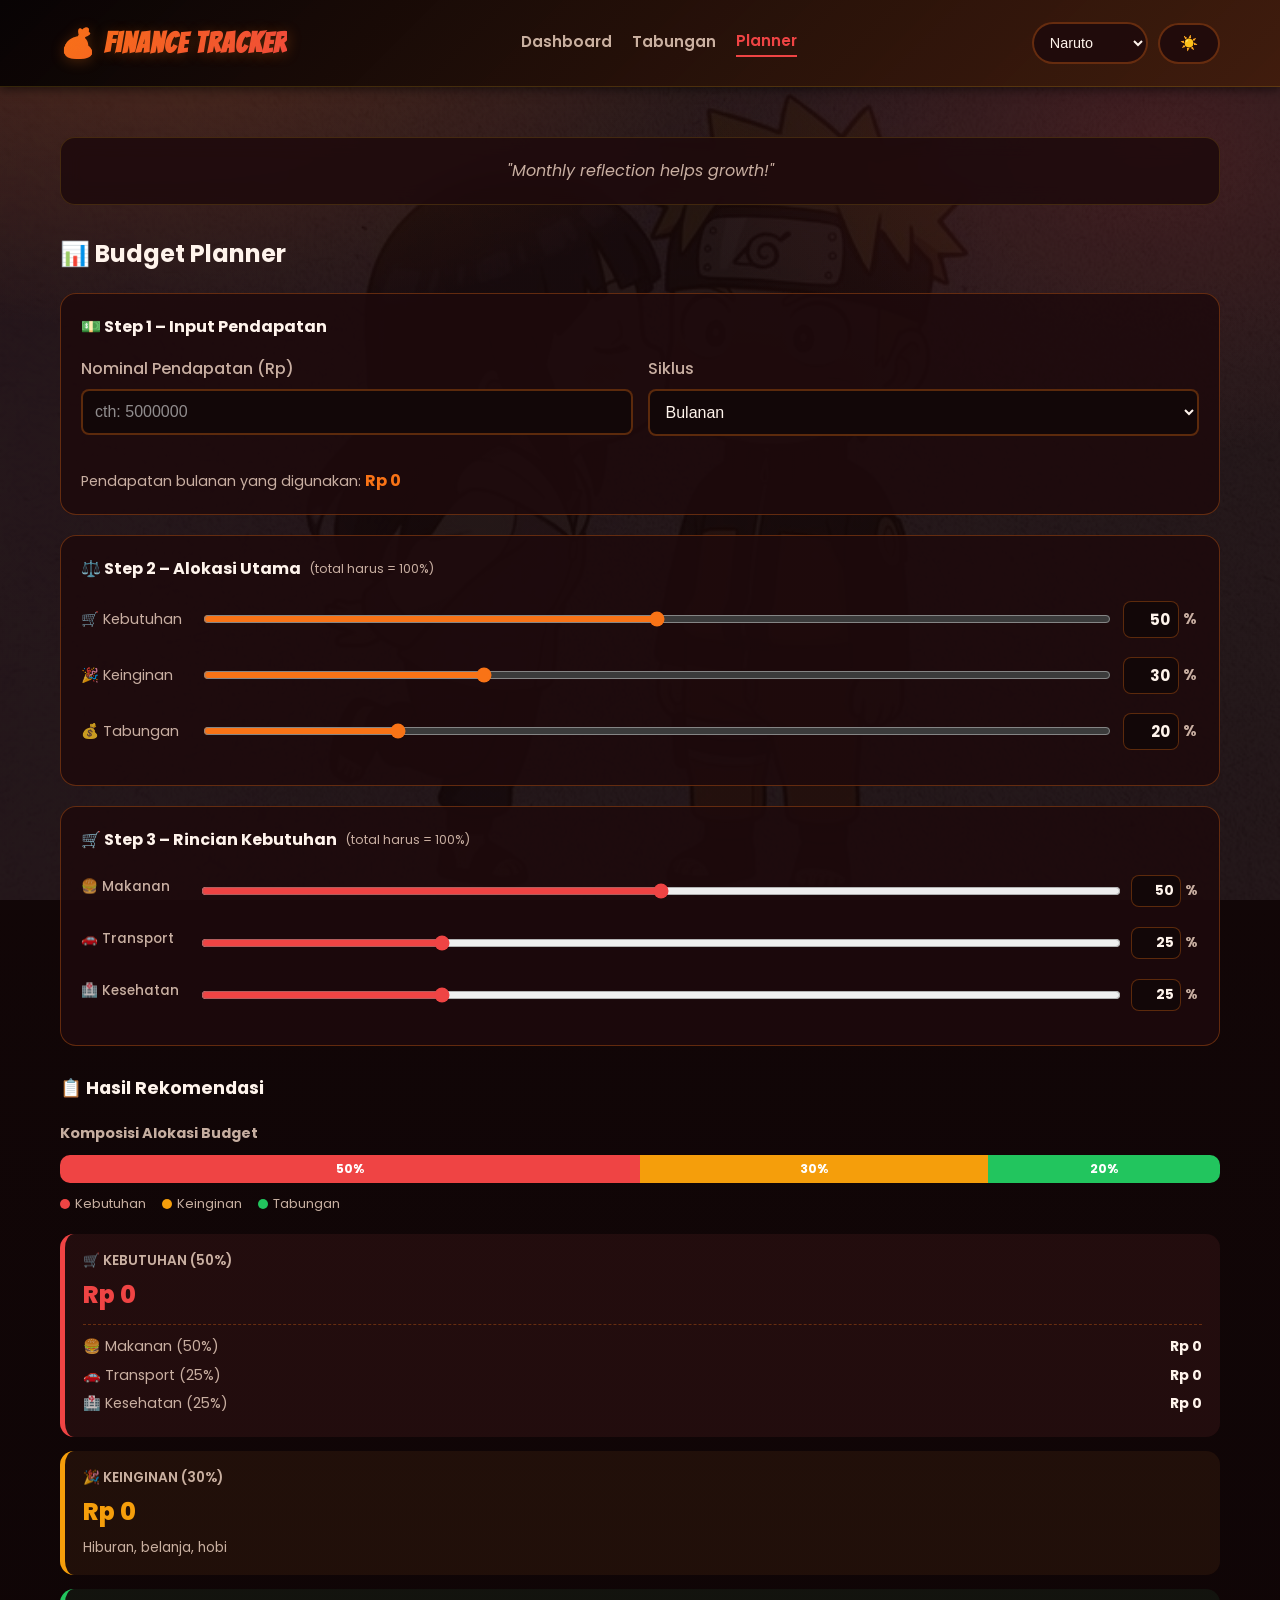
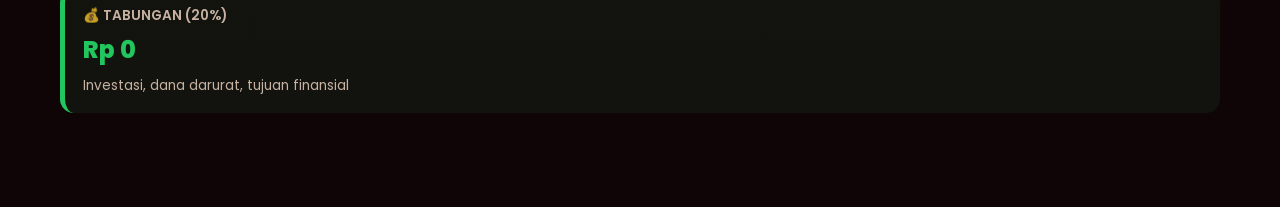
<file: calculator.html>
<!DOCTYPE html>
<html lang="id">
<head>
    <meta charset="UTF-8">
    <meta name="viewport" content="width=device-width, initial-scale=1.0">
    <meta name="theme-color" content="#f97316">
    <title>Finance Tracker - Budget Planner</title>
    <link rel="preconnect" href="https://fonts.googleapis.com">
    <link rel="preconnect" href="https://fonts.gstatic.com" crossorigin>
    <link href="https://fonts.googleapis.com/css2?family=Bangers&family=Poppins:wght@400;500;600;700&display=swap" rel="stylesheet">
    <link rel="stylesheet" href="style.css">
    <style>
        .planner-card {
            background: var(--bg-card);
            border-radius: 16px;
            padding: 20px;
            margin-bottom: 20px;
            border: 1px solid var(--border);
        }
        .planner-card-title {
            font-weight: 700; font-size: 1rem; margin-bottom: 16px;
            display: flex; align-items: center; gap: 8px;
        }
        .pct-row {
            display: flex; align-items: center; gap: 12px; margin-bottom: 12px;
        }
        .pct-label { min-width: 110px; font-size: 0.9rem; color: var(--text-secondary); }
        .pct-row input[type="range"] { flex: 1; cursor: pointer; accent-color: var(--accent-primary); }
        .pct-input-wrap {
            display: flex; align-items: center; gap: 4px;
            min-width: 76px; flex-shrink: 0;
        }
        .pct-input {
            width: 56px; padding: 6px 8px; border-radius: 8px;
            border: 1px solid var(--border); background: var(--bg-primary);
            color: var(--text-primary); font-weight: 700; font-size: 0.95rem;
            text-align: right; font-family: inherit;
            -moz-appearance: textfield;
        }
        .pct-input::-webkit-outer-spin-button,
        .pct-input::-webkit-inner-spin-button { -webkit-appearance: none; margin: 0; }
        .pct-suffix {
            font-weight: 700; font-size: 0.95rem; color: var(--text-secondary);
            user-select: none;
        }
        .warning-badge {
            background: rgba(237,137,54,0.2); color: var(--warning);
            border-radius: 8px; padding: 8px 14px; font-size: 0.85rem;
            font-weight: 600; margin-top: 8px; display: none;
        }
        .warning-badge.visible { display: block; }

        /* Output cards */
        .output-section { margin-top: 28px; }
        .output-header {
            font-size: 1.1rem; font-weight: 700;
            margin-bottom: 16px; color: var(--text-primary);
        }
        .output-card {
            border-radius: 14px; padding: 16px 18px; margin-bottom: 14px;
            border-left: 5px solid;
        }
        .output-card.needs  { border-color: var(--danger);  background: rgba(245,101,101,0.08); }
        .output-card.wants  { border-color: var(--warning); background: rgba(237,137,54,0.08); }
        .output-card.saving { border-color: var(--success); background: rgba(72,187,120,0.08); }
        .output-card-label { font-size: 0.85rem; color: var(--text-secondary); font-weight: 600; margin-bottom: 4px; }
        .output-card-value { font-size: 1.5rem; font-weight: 800; margin-bottom: 6px; }
        .output-card.needs  .output-card-value { color: var(--danger); }
        .output-card.wants  .output-card-value { color: var(--warning); }
        .output-card.saving .output-card-value { color: var(--success); }
        .sub-breakdown { border-top: 1px dashed var(--border); margin-top: 10px; padding-top: 10px; }
        .sub-row {
            display: flex; justify-content: space-between; align-items: center;
            font-size: 0.88rem; margin-bottom: 6px;
        }
        .sub-row-label { color: var(--text-secondary); }
        .sub-row-value { font-weight: 700; color: var(--text-primary); }
        .sub-pct-row {
            display: flex; align-items: center; gap: 10px; margin-bottom: 8px;
        }
        .sub-pct-row label { min-width: 110px; font-size: 0.85rem; color: var(--text-secondary); }
        .sub-pct-row input[type="range"] { flex: 1; accent-color: var(--danger); cursor: pointer; }
        .sub-pct-input-wrap {
            display: flex; align-items: center; gap: 4px;
            min-width: 68px; flex-shrink: 0;
        }
        .sub-pct-input {
            width: 50px; padding: 5px 6px; border-radius: 8px;
            border: 1px solid var(--border); background: var(--bg-primary);
            color: var(--text-primary); font-weight: 700; font-size: 0.85rem;
            text-align: right; font-family: inherit;
            -moz-appearance: textfield;
        }
        .sub-pct-input::-webkit-outer-spin-button,
        .sub-pct-input::-webkit-inner-spin-button { -webkit-appearance: none; margin: 0; }
        .sub-pct-suffix { font-weight: 700; font-size: 0.85rem; color: var(--text-secondary); user-select: none; }
        .sub-warning { color: var(--warning); font-size: 0.8rem; font-weight: 600; display: none; }
        .sub-warning.visible { display: block; margin-top: 4px; }

        /* Bar chart */
        .bar-chart { margin-top: 20px; }
        .bar-chart-title { font-size: 0.9rem; font-weight: 700; color: var(--text-secondary); margin-bottom: 10px; }
        .bar-chart-track {
            display: flex; height: 28px; border-radius: 10px;
            overflow: hidden; width: 100%; margin-bottom: 10px;
        }
        .bar-needs  { background: var(--danger);  transition: width 0.5s; display: flex; align-items: center; justify-content: center; color: white; font-size: 0.78rem; font-weight: 700; }
        .bar-wants  { background: var(--warning); transition: width 0.5s; display: flex; align-items: center; justify-content: center; color: white; font-size: 0.78rem; font-weight: 700; }
        .bar-saving { background: var(--success); transition: width 0.5s; display: flex; align-items: center; justify-content: center; color: white; font-size: 0.78rem; font-weight: 700; }
        .bar-legend { display: flex; gap: 16px; flex-wrap: wrap; font-size: 0.82rem; color: var(--text-secondary); }
        .bar-legend span { display: flex; align-items: center; gap: 5px; }
        .dot { width: 10px; height: 10px; border-radius: 50%; display: inline-block; }
    </style>
</head>
<body>
    <header>
        <div class="header-content">
            <h1>💰 Finance Tracker</h1>
            <nav class="main-nav">
                <a href="index.html" class="nav-link">Dashboard</a>
                <a href="saving.html" class="nav-link">Tabungan</a>
                <a href="calculator.html" class="nav-link active">Planner</a>
            </nav>
            <div class="header-actions">
                <button class="theme-toggle" id="themeToggle">🌙</button>
            </div>
        </div>
    </header>

    <div class="container">
        <div class="quote-section">
            <p id="dailyQuote">"Rencanakan pengeluaran, kendalikan hidup!"</p>
        </div>

        <h2 style="margin-bottom:20px;">📊 Budget Planner</h2>

        <!-- ── STEP 1: Input Income ── -->
        <div class="planner-card">
            <div class="planner-card-title">💵 Step 1 – Input Pendapatan</div>
            <div class="form-row">
                <div class="form-group">
                    <label>Nominal Pendapatan (Rp)</label>
                    <input type="text" inputmode="numeric" id="incomeInput" placeholder="cth: 5000000" oninput="formatCurrencyInput(event);calculate()">
                </div>
                <div class="form-group">
                    <label>Siklus</label>
                    <select id="cycleSelect" onchange="calculate()">
                        <option value="monthly">Bulanan</option>
                        <option value="weekly">Mingguan (×4)</option>
                    </select>
                </div>
            </div>
            <div style="margin-top:12px;">
                <span style="color:var(--text-secondary);font-size:0.9rem;">Pendapatan bulanan yang digunakan: </span>
                <strong id="monthlyIncomeDisplay" style="color:var(--accent-primary);">Rp 0</strong>
            </div>
        </div>

        <!-- ── STEP 2: Level 1 Percentages ── -->
        <div class="planner-card">
            <div class="planner-card-title">⚖️ Step 2 – Alokasi Utama
                <span style="font-size:0.78rem;font-weight:400;color:var(--text-secondary);">(total harus = 100%)</span>
            </div>

            <div class="pct-row">
                <span class="pct-label">🛒 Kebutuhan</span>
                <input type="range" id="needsPct" min="0" max="100" value="50" oninput="syncSlider();calculate()">
                <div class="pct-input-wrap">
                    <input type="number" class="pct-input" id="needsPctInput" min="0" max="100" step="1" value="50" inputmode="numeric" title="Ketik persentase (0–100)"
                        oninput="setLevel1PctFromInput('needs')" onblur="finalizeLevel1PctInput('needs')">
                    <span class="pct-suffix">%</span>
                </div>
            </div>
            <div class="pct-row">
                <span class="pct-label">🎉 Keinginan</span>
                <input type="range" id="wantsPct" min="0" max="100" value="30" oninput="syncSlider();calculate()">
                <div class="pct-input-wrap">
                    <input type="number" class="pct-input" id="wantsPctInput" min="0" max="100" step="1" value="30" inputmode="numeric" title="Ketik persentase (0–100)"
                        oninput="setLevel1PctFromInput('wants')" onblur="finalizeLevel1PctInput('wants')">
                    <span class="pct-suffix">%</span>
                </div>
            </div>
            <div class="pct-row">
                <span class="pct-label">💰 Tabungan</span>
                <input type="range" id="savingPct" min="0" max="100" value="20" oninput="syncSlider();calculate()">
                <div class="pct-input-wrap">
                    <input type="number" class="pct-input" id="savingPctInput" min="0" max="100" step="1" value="20" inputmode="numeric" title="Ketik persentase (0–100)"
                        oninput="setLevel1PctFromInput('saving')" onblur="finalizeLevel1PctInput('saving')">
                    <span class="pct-suffix">%</span>
                </div>
            </div>

            <div class="warning-badge" id="l1Warning">⚠️ Total persentase belum 100%! Sesuaikan angka di kolom kanan (atau slider) agar jumlahnya tepat 100%.</div>
        </div>

        <!-- ── STEP 3: Needs Breakdown ── -->
        <div class="planner-card">
            <div class="planner-card-title">🛒 Step 3 – Rincian Kebutuhan
                <span style="font-size:0.78rem;font-weight:400;color:var(--text-secondary);">(total harus = 100%)</span>
            </div>

            <div class="sub-pct-row">
                <label>🍔 Makanan</label>
                <input type="range" id="foodPct" min="0" max="100" value="50" oninput="syncSubSlider();calculate()">
                <div class="sub-pct-input-wrap">
                    <input type="number" class="sub-pct-input" id="foodPctInput" min="0" max="100" step="1" value="50" inputmode="numeric" title="Ketik persentase (0–100)"
                        oninput="setSubPctFromInput('food')" onblur="finalizeSubPctInput('food')">
                    <span class="sub-pct-suffix">%</span>
                </div>
            </div>
            <div class="sub-pct-row">
                <label>🚗 Transport</label>
                <input type="range" id="transPct" min="0" max="100" value="25" oninput="syncSubSlider();calculate()">
                <div class="sub-pct-input-wrap">
                    <input type="number" class="sub-pct-input" id="transPctInput" min="0" max="100" step="1" value="25" inputmode="numeric" title="Ketik persentase (0–100)"
                        oninput="setSubPctFromInput('trans')" onblur="finalizeSubPctInput('trans')">
                    <span class="sub-pct-suffix">%</span>
                </div>
            </div>
            <div class="sub-pct-row">
                <label>🏥 Kesehatan</label>
                <input type="range" id="healthPct" min="0" max="100" value="25" oninput="syncSubSlider();calculate()">
                <div class="sub-pct-input-wrap">
                    <input type="number" class="sub-pct-input" id="healthPctInput" min="0" max="100" step="1" value="25" inputmode="numeric" title="Ketik persentase (0–100)"
                        oninput="setSubPctFromInput('health')" onblur="finalizeSubPctInput('health')">
                    <span class="sub-pct-suffix">%</span>
                </div>
            </div>

            <div class="sub-warning" id="l2Warning">⚠️ Total rincian kebutuhan belum 100%! Sesuaikan angka (atau slider).</div>
        </div>

        <!-- ── OUTPUT ── -->
        <div class="output-section" id="outputSection">
            <div class="output-header">📋 Hasil Rekomendasi</div>

            <!-- Bar visualization -->
            <div class="bar-chart">
                <div class="bar-chart-title">Komposisi Alokasi Budget</div>
                <div class="bar-chart-track">
                    <div class="bar-needs"  id="barNeeds"  style="width:50%">50%</div>
                    <div class="bar-wants"  id="barWants"  style="width:30%">30%</div>
                    <div class="bar-saving" id="barSaving" style="width:20%">20%</div>
                </div>
                <div class="bar-legend">
                    <span><span class="dot" style="background:var(--danger)"></span> Kebutuhan</span>
                    <span><span class="dot" style="background:var(--warning)"></span> Keinginan</span>
                    <span><span class="dot" style="background:var(--success)"></span> Tabungan</span>
                </div>
            </div>

            <!-- Needs card -->
            <div class="output-card needs" style="margin-top:20px;">
                <div class="output-card-label">🛒 KEBUTUHAN (<span id="outNeedsPct">50</span>%)</div>
                <div class="output-card-value" id="outNeeds">Rp 0</div>
                <div class="sub-breakdown">
                    <div class="sub-row">
                        <span class="sub-row-label">🍔 Makanan (<span id="outFoodPct">50</span>%)</span>
                        <span class="sub-row-value" id="outFood">Rp 0</span>
                    </div>
                    <div class="sub-row">
                        <span class="sub-row-label">🚗 Transport (<span id="outTransPct">25</span>%)</span>
                        <span class="sub-row-value" id="outTrans">Rp 0</span>
                    </div>
                    <div class="sub-row">
                        <span class="sub-row-label">🏥 Kesehatan (<span id="outHealthPct">25</span>%)</span>
                        <span class="sub-row-value" id="outHealth">Rp 0</span>
                    </div>
                </div>
            </div>

            <!-- Wants card -->
            <div class="output-card wants">
                <div class="output-card-label">🎉 KEINGINAN (<span id="outWantsPct">30</span>%)</div>
                <div class="output-card-value" id="outWants">Rp 0</div>
                <div style="font-size:0.85rem;color:var(--text-secondary);margin-top:4px;">Hiburan, belanja, hobi</div>
            </div>

            <!-- Saving card -->
            <div class="output-card saving">
                <div class="output-card-label">💰 TABUNGAN (<span id="outSavingPct">20</span>%)</div>
                <div class="output-card-value" id="outSaving">Rp 0</div>
                <div style="font-size:0.85rem;color:var(--text-secondary);margin-top:4px;">Investasi, dana darurat, tujuan finansial</div>
            </div>
        </div>
    </div>

    <script src="nav-menu.js"></script>
    <script src="app-calculator.js"></script>
</body>
</html>
</file>
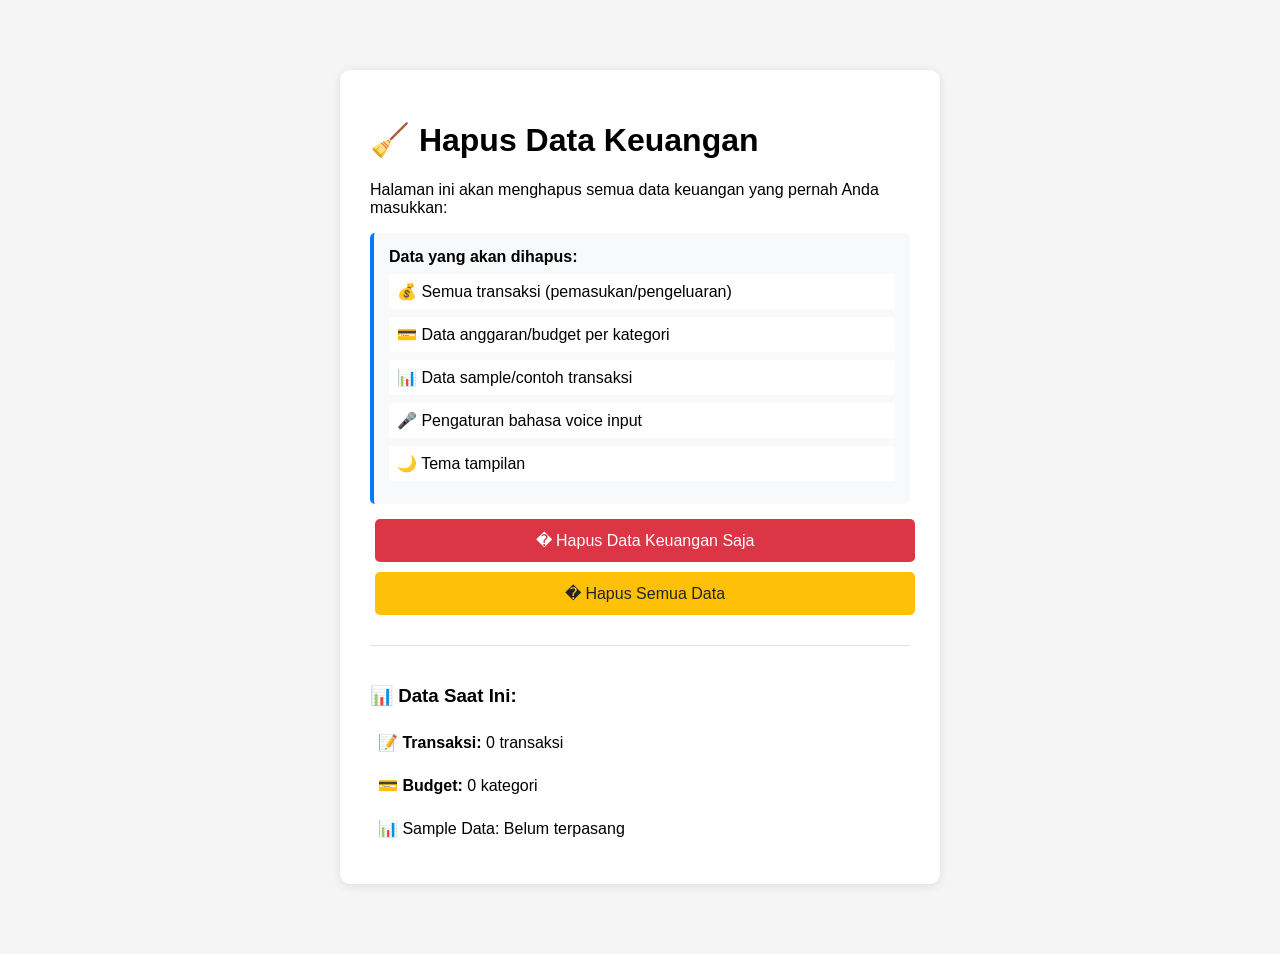
<file: clear-data.html>
<!DOCTYPE html>
<html lang="id">
<head>
    <meta charset="UTF-8">
    <meta name="viewport" content="width=device-width, initial-scale=1.0">
    <title>Hapus Data Keuangan</title>
    <style>
        body {
            font-family: Arial, sans-serif;
            max-width: 600px;
            margin: 50px auto;
            padding: 20px;
            background: #f5f5f5;
        }
        .container {
            background: white;
            padding: 30px;
            border-radius: 10px;
            box-shadow: 0 2px 10px rgba(0,0,0,0.1);
        }
        button {
            background: #dc3545;
            color: white;
            border: none;
            padding: 12px 24px;
            border-radius: 5px;
            cursor: pointer;
            font-size: 16px;
            margin: 10px 5px;
            display: block;
            width: 100%;
        }
        button:hover {
            background: #c82333;
        }
        .success {
            background: #28a745;
        }
        .success:hover {
            background: #218838;
        }
        .warning {
            background: #ffc107;
            color: #212529;
        }
        .warning:hover {
            background: #e0a800;
        }
        .status {
            margin-top: 20px;
            padding: 15px;
            border-radius: 5px;
            font-weight: bold;
        }
        .data-list {
            background: #f8f9fa;
            padding: 15px;
            border-radius: 5px;
            margin: 15px 0;
            border-left: 4px solid #007bff;
        }
        .data-item {
            margin: 8px 0;
            padding: 8px;
            background: white;
            border-radius: 3px;
        }
    </style>
</head>
<body>
    <div class="container">
        <h1>🧹 Hapus Data Keuangan</h1>
        <p>Halaman ini akan menghapus semua data keuangan yang pernah Anda masukkan:</p>
        
        <div class="data-list">
            <strong>Data yang akan dihapus:</strong>
            <div class="data-item">💰 Semua transaksi (pemasukan/pengeluaran)</div>
            <div class="data-item">💳 Data anggaran/budget per kategori</div>
            <div class="data-item">📊 Data sample/contoh transaksi</div>
            <div class="data-item">🎤 Pengaturan bahasa voice input</div>
            <div class="data-item">🌙 Tema tampilan</div>
        </div>
        
        <button onclick="clearFinancialData()">� Hapus Data Keuangan Saja</button>
        <button onclick="clearAllData()" class="warning">�️ Hapus Semua Data</button>
        
        <div id="status" class="status" style="display: none;"></div>
        
        <div style="margin-top: 30px; padding-top: 20px; border-top: 1px solid #dee2e6;">
            <h3>📊 Data Saat Ini:</h3>
            <div id="currentData">Memuat data...</div>
        </div>
    </div>

    <script>
        function showStatus(message, isSuccess = true) {
            const status = document.getElementById('status');
            status.style.display = 'block';
            status.style.background = isSuccess ? '#d4edda' : '#f8d7da';
            status.style.color = isSuccess ? '#155724' : '#721c24';
            status.textContent = message;
        }

        function showCurrentData() {
            const dataDiv = document.getElementById('currentData');
            const transactions = JSON.parse(localStorage.getItem('transactions')) || [];
            const budgets = JSON.parse(localStorage.getItem('budgets')) || {};
            const seedApplied = localStorage.getItem('seedTransactionsApplied') === '1';
            
            let html = '';
            
            // Transaksi
            html += `<div class="data-item">📝 <strong>Transaksi:</strong> ${transactions.length} transaksi</div>`;
            if (transactions.length > 0) {
                const totalIncome = transactions.filter(t => t.type === 'income').reduce((s, t) => s + t.amount, 0);
                const totalExpense = transactions.filter(t => t.type === 'expense').reduce((s, t) => s + t.amount, 0);
                html += `<div class="data-item">💵 Total Pemasukan: Rp ${totalIncome.toLocaleString('id-ID')}</div>`;
                html += `<div class="data-item">💸 Total Pengeluaran: Rp ${totalExpense.toLocaleString('id-ID')}</div>`;
            }
            
            // Budget
            const budgetCount = Object.keys(budgets).length;
            html += `<div class="data-item">💳 <strong>Budget:</strong> ${budgetCount} kategori</div>`;
            if (budgetCount > 0) {
                Object.entries(budgets).forEach(([cat, amount]) => {
                    html += `<div class="data-item">  • ${cat}: Rp ${amount.toLocaleString('id-ID')}</div>`;
                });
            }
            
            // Status lain
            html += `<div class="data-item">📊 Sample Data: ${seedApplied ? 'Sudah terpasang' : 'Belum terpasang'}</div>`;
            
            dataDiv.innerHTML = html || '<div class="data-item">Tidak ada data tersimpan</div>';
        }

        function clearFinancialData() {
            if (confirm('Yakin ingin menghapus semua data keuangan? Transaksi dan budget akan hilang permanen.')) {
                localStorage.removeItem('transactions');
                localStorage.removeItem('budgets');
                localStorage.removeItem('seedTransactionsApplied');
                showStatus('✅ Data keuangan berhasil dihapus!');
                setTimeout(showCurrentData, 500);
            }
        }

        function clearAllData() {
            if (confirm('PERINGATAN! Ini akan menghapus SEMUA data termasuk pengaturan. Tidak bisa dibatalkan!')) {
                localStorage.clear();
                showStatus('✅ Semua data berhasil dihapus!');
                setTimeout(showCurrentData, 500);
            }
        }

        // Load current data when page opens
        showCurrentData();
    </script>
</body>
</html>
</file>
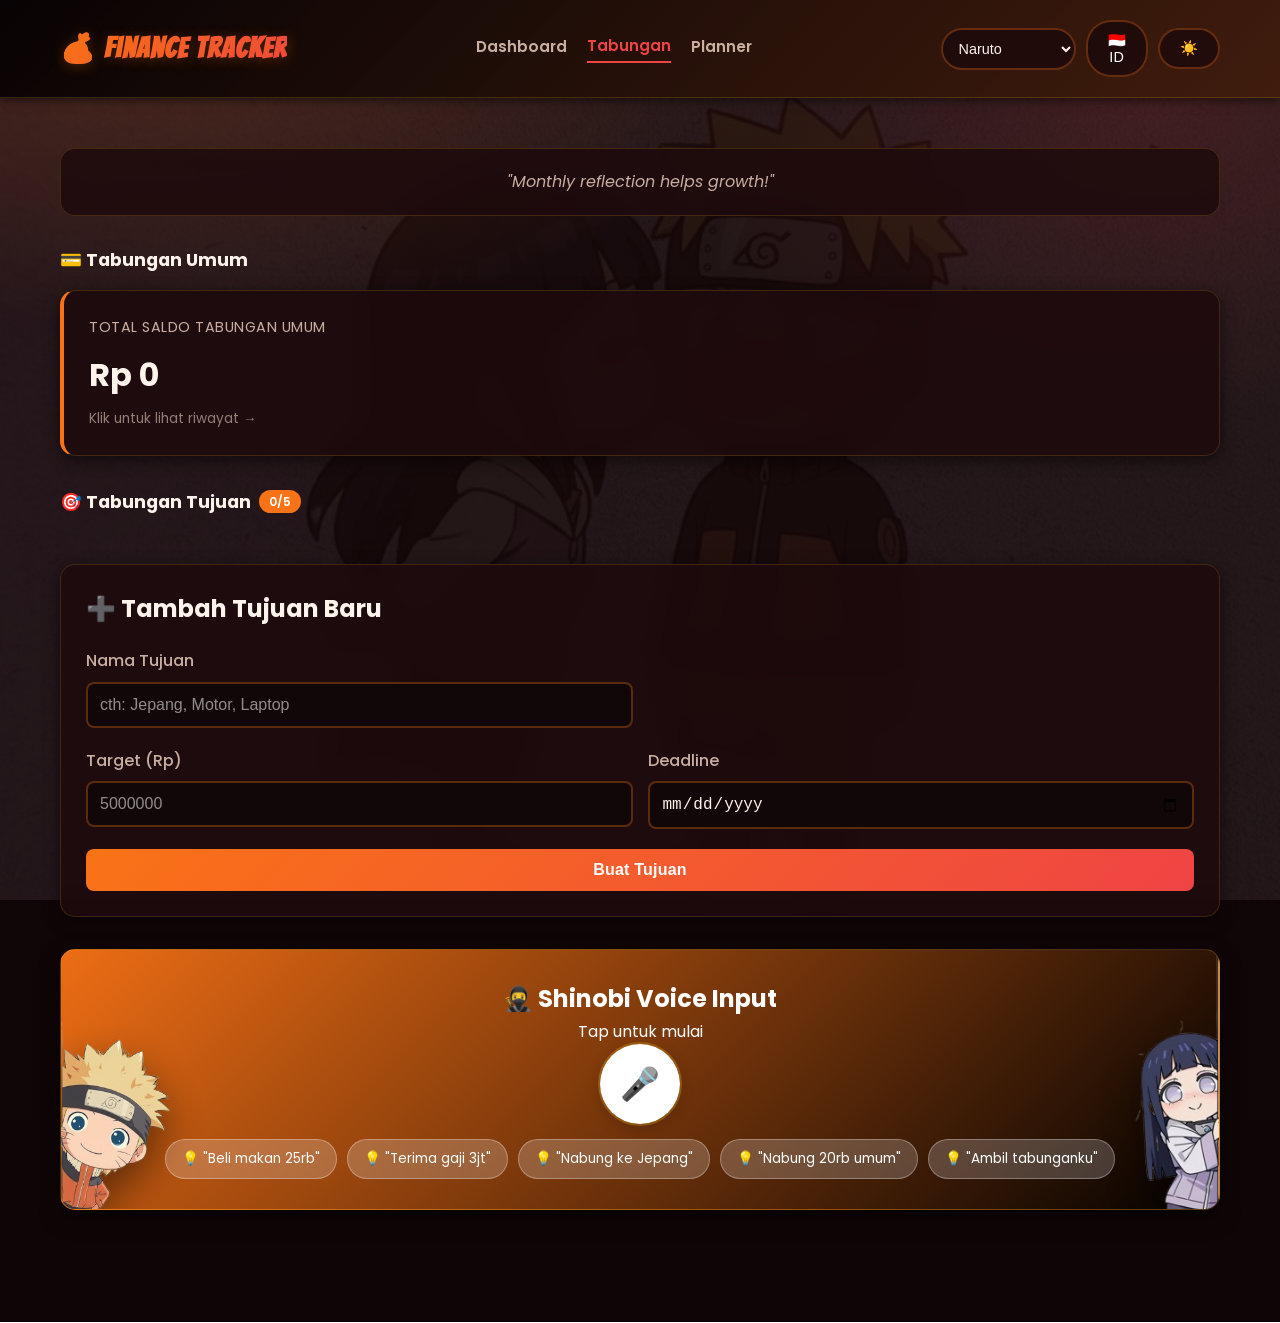
<file: saving.html>
<!DOCTYPE html>
<html lang="id">
<head>
    <meta charset="UTF-8">
    <meta name="viewport" content="width=device-width, initial-scale=1.0">
    <meta name="theme-color" content="#f97316">
    <title>Finance Tracker - Tabungan</title>
    <link rel="preconnect" href="https://fonts.googleapis.com">
    <link rel="preconnect" href="https://fonts.gstatic.com" crossorigin>
    <link href="https://fonts.googleapis.com/css2?family=Bangers&family=Poppins:wght@400;500;600;700&display=swap" rel="stylesheet">
    <link rel="stylesheet" href="style.css">
    <style>
        /* ── Saving-page extras ── */
        .saving-hero {
            display: grid;
            grid-template-columns: 1fr;
            gap: 16px;
            margin-bottom: 32px;
        }
        .general-card {
            cursor: pointer;
            transition: transform 0.2s, box-shadow 0.2s;
        }
        .general-card:hover { transform: translateY(-3px); box-shadow: 0 12px 30px rgba(0,0,0,0.25); }
        .goals-grid {
            display: grid;
            grid-template-columns: repeat(auto-fill, minmax(280px, 1fr));
            gap: 16px;
            margin-bottom: 32px;
        }
        .goal-card {
            cursor: pointer;
            transition: transform 0.2s, box-shadow 0.2s;
            position: relative;
        }
        .goal-card:hover { transform: translateY(-3px); box-shadow: 0 12px 30px rgba(0,0,0,0.25); }
        .goal-delete-btn {
            position: absolute; top: 12px; right: 12px;
            background: rgba(245,101,101,0.2); color: var(--danger);
            border: none; border-radius: 50%; width: 28px; height: 28px;
            font-size: 0.8rem; font-weight: bold; cursor: pointer;
            display: flex; align-items: center; justify-content: center;
            transition: background 0.2s;
        }
        .goal-delete-btn:hover { background: rgba(245,101,101,0.5); }
        .progress-bar-wrap {
            background: var(--bg-primary);
            height: 10px; border-radius: 5px; overflow: hidden; margin-top: 10px;
        }
        .progress-bar-fill {
            height: 100%; border-radius: 5px;
            background: linear-gradient(135deg, var(--accent-primary), var(--accent-secondary));
            transition: width 0.5s ease;
        }
        .progress-bar-fill.complete { background: var(--success); }

        /* ── History Modal ── */
        .saving-modal { display: none; position: fixed; inset: 0; background: rgba(0,0,0,0.6); z-index: 1000; align-items: center; justify-content: center; padding: 20px; }
        .saving-modal.active { display: flex; }
        .saving-modal-content {
            background: var(--bg-card); border-radius: 20px; padding: 24px;
            width: 100%; max-width: 500px; max-height: 85vh;
            overflow-y: auto; box-shadow: 0 20px 60px rgba(0,0,0,0.4);
            animation: slideUp 0.3s ease;
        }
        @keyframes slideUp { from { transform: translateY(30px); opacity: 0; } to { transform: translateY(0); opacity: 1; } }
        .modal-close-btn {
            float: right; background: none; border: none; font-size: 1.5rem;
            cursor: pointer; color: var(--text-secondary); line-height: 1;
        }
        .history-list { margin-top: 16px; }
        .history-item {
            display: flex; justify-content: space-between; align-items: center;
            padding: 10px 14px; border-radius: 10px; margin-bottom: 8px;
            background: var(--bg-primary);
        }
        .history-item-left { display: flex; flex-direction: column; gap: 2px; }
        .history-item-date { font-size: 0.8rem; color: var(--text-secondary); }
        .history-item-amount { font-weight: 700; }
        .history-item-amount.add { color: var(--success); }
        .history-item-amount.withdraw { color: var(--danger); }
        .history-del-btn {
            background: rgba(245,101,101,0.15); color: var(--danger);
            border: none; border-radius: 8px; padding: 4px 10px;
            font-size: 0.75rem; cursor: pointer; transition: background 0.2s;
        }
        .history-del-btn:hover { background: rgba(245,101,101,0.35); }
        .empty-history { text-align: center; color: var(--text-secondary); padding: 24px; font-size: 0.9rem; }

        /* ── Add Goal Form ── */
        .add-goal-section { margin-bottom: 32px; }
        .section-heading {
            font-size: 1.1rem; font-weight: 700; margin-bottom: 16px;
            color: var(--text-primary); display: flex; align-items: center; gap: 8px;
        }
        .max-badge {
            font-size: 0.75rem; background: var(--accent-primary);
            color: white; border-radius: 20px; padding: 2px 10px; font-weight: 600;
        }

        /* ── Voice ── */
        .voice-section { margin-bottom: 32px; }
    </style>
</head>
<body>
    <header>
        <div class="header-content">
            <h1>💰 Finance Tracker</h1>
            <nav class="main-nav">
                <a href="index.html" class="nav-link">Dashboard</a>
                <a href="saving.html" class="nav-link active">Tabungan</a>
                <a href="calculator.html" class="nav-link">Planner</a>
            </nav>
            <div class="header-actions">
                <button class="lang-toggle" id="langToggle">🇮🇩 ID</button>
                <button class="theme-toggle" id="themeToggle">🌙</button>
            </div>
        </div>
    </header>

    <div class="container">
        <!-- Quote -->
        <div class="quote-section">
            <p id="dailyQuote">"Nabung pangkal kaya!"</p>
        </div>

        <!-- ======== TABUNGAN UMUM ======== -->
        <div class="section-heading">💳 Tabungan Umum</div>
        <div class="saving-hero">
            <div class="card balance-card general-card" id="generalCard" onclick="openGeneralModal()">
                <div class="card-title">Total Saldo Tabungan Umum</div>
                <div class="card-value" id="generalBalance">Rp 0</div>
                <div class="card-subtitle" style="margin-top:8px; opacity:0.7;">Klik untuk lihat riwayat →</div>
            </div>
        </div>

        <!-- ======== TABUNGAN TUJUAN ======== -->
        <div class="section-heading">
            🎯 Tabungan Tujuan
            <span class="max-badge" id="goalCountBadge">0/5</span>
        </div>
        <div class="goals-grid" id="goalsContainer">
            <p style="color:var(--text-secondary);padding:10px 0;" id="noGoalsMsg">Belum ada tujuan tabungan.</p>
        </div>

        <!-- ======== TAMBAH TUJUAN ======== -->
        <div class="add-goal-section">
            <div class="transaction-form">
                <h2 style="margin-bottom:20px;">➕ Tambah Tujuan Baru</h2>
                <form id="goalForm">
                    <div class="form-row">
                        <div class="form-group">
                            <label>Nama Tujuan</label>
                            <input type="text" id="goalName" required placeholder="cth: Jepang, Motor, Laptop">
                        </div>
                    </div>
                    <div class="form-row">
                        <div class="form-group">
                            <label>Target (Rp)</label>
                            <input type="text" inputmode="numeric" id="goalTarget" required placeholder="5000000" oninput="formatCurrencyInput(event)">
                        </div>
                        <div class="form-group">
                            <label>Deadline</label>
                            <input type="date" id="goalDeadline" required>
                        </div>
                    </div>
                    <button type="submit" style="width:100%;">Buat Tujuan</button>
                </form>
            </div>
        </div>

        <!-- ======== VOICE INPUT ======== -->
        <div class="voice-section">
            <div class="voice-container">
                <div class="voice-header">
                    <div>
                        <h2 class="voice-title">🎤 Voice Input</h2>
                        <p class="voice-subtitle" id="voiceStatus">Tap untuk mulai</p>
                    </div>
                    <button class="voice-button" id="voiceButton">🎤</button>
                </div>
                <div id="voiceResult"></div>
                <div class="voice-suggestions" id="voiceSuggestions"></div>
            </div>
        </div>
    </div>

    <!-- ======== GENERAL MODAL ======== -->
    <div class="saving-modal" id="generalModal">
        <div class="saving-modal-content">
            <button class="modal-close-btn" onclick="closeModal('generalModal')">✕</button>
            <h2 style="margin-bottom:4px;">💳 Tabungan Umum</h2>
            <div style="font-size:2rem;font-weight:800;color:var(--accent-primary);margin:12px 0;" id="modalGeneralBalance">Rp 0</div>

            <!-- Manual input in modal -->
            <div style="display:flex;gap:10px;margin-bottom:20px;flex-wrap:wrap;">
                <input type="text" inputmode="numeric" id="manualGeneralAmount" placeholder="Nominal (Rp)" style="flex:1;min-width:120px;" oninput="formatCurrencyInput(event)">
                <button onclick="manualSaveGeneral('add')" style="background:var(--success);color:white;border:none;border-radius:10px;padding:10px 16px;cursor:pointer;font-weight:700;">+ Tambah</button>
                <button onclick="manualSaveGeneral('withdraw')" style="background:var(--danger);color:white;border:none;border-radius:10px;padding:10px 16px;cursor:pointer;font-weight:700;">- Tarik</button>
            </div>

            <div class="section-heading" style="font-size:0.95rem;">📋 Riwayat</div>
            <div class="history-list" id="generalHistoryList"></div>
        </div>
    </div>

    <!-- ======== GOAL MODAL ======== -->
    <div class="saving-modal" id="goalModal">
        <div class="saving-modal-content">
            <button class="modal-close-btn" onclick="closeModal('goalModal')">✕</button>
            <h2 style="margin-bottom:4px;" id="modalGoalName">—</h2>

            <div style="margin:12px 0;">
                <div style="display:flex;justify-content:space-between;font-size:0.9rem;color:var(--text-secondary);margin-bottom:6px;">
                    <span>Terkumpul</span><span id="modalGoalPct" style="font-weight:700;"></span>
                </div>
                <div style="font-size:1.8rem;font-weight:800;color:var(--accent-primary);" id="modalGoalCurrent"></div>
                <div style="font-size:0.9rem;color:var(--text-secondary);">dari target <strong id="modalGoalTarget"></strong></div>
                <div class="progress-bar-wrap" style="margin-top:10px;">
                    <div class="progress-bar-fill" id="modalGoalBar" style="width:0%"></div>
                </div>
                <div style="font-size:0.8rem;color:var(--text-secondary);margin-top:6px;">Deadline: <strong id="modalGoalDeadline"></strong></div>
            </div>

            <!-- Manual input in modal -->
            <div style="display:flex;gap:10px;margin-bottom:20px;flex-wrap:wrap;">
                <input type="text" inputmode="numeric" id="manualGoalAmount" placeholder="Nominal (Rp)" style="flex:1;min-width:120px;" oninput="formatCurrencyInput(event)">
                <button onclick="manualSaveGoal('add')" style="background:var(--success);color:white;border:none;border-radius:10px;padding:10px 16px;cursor:pointer;font-weight:700;">+ Tambah</button>
                <button onclick="manualSaveGoal('withdraw')" style="background:var(--danger);color:white;border:none;border-radius:10px;padding:10px 16px;cursor:pointer;font-weight:700;">- Tarik</button>
            </div>

            <div class="section-heading" style="font-size:0.95rem;">📋 Riwayat</div>
            <div class="history-list" id="goalHistoryList"></div>
        </div>
    </div>

    <!-- ======== VOICE CONFIRM MODAL ======== -->
    <div id="confirmModal" class="modal">
        <div class="modal-content">
            <div class="modal-header">
                <div class="modal-icon">✅</div>
                <div>
                    <h2>Konfirmasi</h2>
                    <p style="color:var(--text-secondary);font-size:0.9rem;margin-top:5px;">Periksa sebelum menyimpan</p>
                </div>
            </div>
            <div class="confirm-details"></div>
            <div class="modal-actions">
                <button class="btn-success" id="confirmSaveBtn">✓ Simpan</button>
                <button class="btn-secondary" id="confirmCancelBtn">✗ Batal</button>
            </div>
        </div>
    </div>

    <script src="voice-parser.js"></script>
    <script src="nav-menu.js"></script>
    <script src="app-global-voice.js"></script>
    <script src="app-saving.js"></script>
</body>
</html>
</file>
<file: style.css>
* {

    margin: 0;

    padding: 0;

    box-sizing: border-box;

}



:root {

    --bg-primary: #0b0f14;

    --bg-secondary: #101826;

    --bg-card: rgba(20, 28, 42, 0.85);

    --text-primary: #f8fafc;

    --text-secondary: rgba(248, 250, 252, 0.72);

    --accent-primary: #f97316;

    --accent-secondary: #fbbf24;

    --success: #22c55e;

    --warning: #f59e0b;

    --danger: #ef4444;

    --border: rgba(148, 163, 184, 0.22);

    --shadow: rgba(0, 0, 0, 0.4);

    --metal: #9ca3af;

    --paper: #f5e6c8;

    --font-title: "Bangers", system-ui;

    --font-body: "Poppins", -apple-system, BlinkMacSystemFont, "Segoe UI", Roboto, sans-serif;

    --img-body-bg: url("images/naruto (12).jpg");
    --img-income: url("images/naruto__2_-removebg-preview.png");
    --img-expense: url("images/naruto__3_-removebg-preview.png");
    --img-net: url("images/naruto__5_-removebg-preview.png");
    --img-rate: url("images/naruto__6_-removebg-preview.png");
    --img-voice-left: url("images/naruto__1_-removebg-preview.png");
    --img-voice-right: url("images/naruto__10_-removebg-preview.png");

}



[data-theme="dark"] {

    --bg-primary: #070a0f;

    --bg-secondary: #0b1220;

    --bg-card: rgba(16, 23, 35, 0.88);

    --text-primary: #f8fafc;

    --text-secondary: rgba(248, 250, 252, 0.72);

    --accent-primary: #fb923c;

    --accent-secondary: #fde047;

    --success: #4ade80;

    --warning: #fbbf24;

    --danger: #f87171;

    --border: rgba(148, 163, 184, 0.2);

    --shadow: rgba(0, 0, 0, 0.55);

}



body {

    font-family: var(--font-body);

    background: radial-gradient(1200px 600px at 10% 0%, rgba(249, 115, 22, 0.22), transparent 55%),

        radial-gradient(900px 600px at 90% 10%, rgba(251, 191, 36, 0.18), transparent 55%),

        var(--bg-primary);

    color: var(--text-primary);

    line-height: 1.6;

    transition: background 0.3s, color 0.3s;

}

body.onepiece {
    --accent-primary: #0ea5e9;
    --accent-secondary: #7dd3fc;
    --success: #14b8a6;
    --warning: #38bdf8;
    --danger: #0284c7;
    --border: rgba(125, 211, 252, 0.28);
    background: radial-gradient(1200px 600px at 8% 0%, rgba(14, 165, 233, 0.25), transparent 55%),
        radial-gradient(900px 600px at 92% 12%, rgba(186, 230, 253, 0.26), transparent 58%),
        linear-gradient(180deg, #0b2036 0%, #0a1626 100%);
}

body.naruto {
    --accent-primary: #f97316;
    --accent-secondary: #ef4444;
    --success: #22c55e;
    --warning: #f59e0b;
    --danger: #ef4444;
    --border: rgba(251, 146, 60, 0.28);
    background:
        radial-gradient(1200px 600px at 12% 0%, rgba(249, 115, 22, 0.26), transparent 55%),
        radial-gradient(900px 600px at 90% 8%, rgba(239, 68, 68, 0.18), transparent 52%),
        linear-gradient(180deg, #130b0b 0%, #1a0f0f 100%);
}

/* ===== THEME MODE CONTRAST (LIGHT vs DARK) ===== */
html[data-theme="dark"] body.onepiece,
body[data-theme="dark"].onepiece {
    --bg-primary: #060d17;
    --bg-secondary: #081426;
    --bg-card: rgba(8, 20, 38, 0.9);
    --text-primary: #f3f8ff;
    --text-secondary: rgba(226, 238, 255, 0.78);
    --border: rgba(125, 211, 252, 0.3);
    background:
        radial-gradient(1200px 600px at 8% 0%, rgba(14, 165, 233, 0.2), transparent 55%),
        radial-gradient(900px 600px at 92% 12%, rgba(56, 189, 248, 0.14), transparent 58%),
        linear-gradient(180deg, #06101c 0%, #050c16 100%);
}

html[data-theme="light"] body.onepiece,
body[data-theme="light"].onepiece {
    --bg-primary: #eaf6ff;
    --bg-secondary: #d9efff;
    --bg-card: rgba(255, 255, 255, 0.9);
    --text-primary: #0f2740;
    --text-secondary: rgba(15, 39, 64, 0.72);
    --border: rgba(56, 189, 248, 0.26);
    background:
        radial-gradient(1200px 600px at 8% 0%, rgba(14, 165, 233, 0.24), transparent 55%),
        radial-gradient(900px 600px at 92% 12%, rgba(186, 230, 253, 0.4), transparent 58%),
        linear-gradient(180deg, #f2faff 0%, #e6f5ff 100%);
}

html[data-theme="dark"] body.naruto,
body[data-theme="dark"].naruto {
    --bg-primary: #120708;
    --bg-secondary: #17090b;
    --bg-card: rgba(30, 10, 12, 0.86);
    --text-primary: #fff4ec;
    --text-secondary: rgba(255, 228, 209, 0.76);
    --border: rgba(249, 115, 22, 0.32);
    background:
        radial-gradient(1200px 600px at 12% 0%, rgba(249, 115, 22, 0.2), transparent 55%),
        radial-gradient(900px 600px at 90% 8%, rgba(239, 68, 68, 0.14), transparent 52%),
        linear-gradient(180deg, #140708 0%, #0f0506 100%);
}

html[data-theme="light"] body.naruto,
body[data-theme="light"].naruto {
    --bg-primary: #fff6ef;
    --bg-secondary: #ffeedf;
    --bg-card: rgba(255, 255, 255, 0.9);
    --text-primary: #3a1a12;
    --text-secondary: rgba(58, 26, 18, 0.7);
    --border: rgba(249, 115, 22, 0.28);
    background:
        radial-gradient(1200px 600px at 12% 0%, rgba(249, 115, 22, 0.24), transparent 55%),
        radial-gradient(900px 600px at 90% 8%, rgba(251, 146, 60, 0.2), transparent 52%),
        linear-gradient(180deg, #fff7f2 0%, #ffefe3 100%);
}

body.onepiece .voice-section {
    background: linear-gradient(135deg, rgba(14, 165, 233, 0.93), rgba(7, 43, 73, 0.82));
    border: 1px solid rgba(186, 230, 253, 0.28);
}

body.onepiece header {
    border-bottom: 1px solid rgba(186, 230, 253, 0.25);
}

body.onepiece .transaction-form,
body.onepiece .transactions-section,
body.onepiece .chart-container {
    position: relative;
    overflow: hidden;
}

body.onepiece .transaction-form::before,
body.onepiece .transactions-section::before,
body.onepiece .chart-container::before {
    content: "";
    position: absolute;
    inset: 0;
    background: radial-gradient(circle at 20% 20%, rgba(186, 230, 253, 0.08), transparent 45%),
        radial-gradient(circle at 80% 30%, rgba(125, 211, 252, 0.06), transparent 40%);
    pointer-events: none;
}



body::before {

    content: "";

    position: fixed;

    inset: 0;

    background-image: var(--img-body-bg);

    background-size: cover;

    background-position: center;

    opacity: 0.08;

    filter: saturate(1.05) contrast(1.05);

    pointer-events: none;

    z-index: -1;

}



.container {

    max-width: 1200px;

    margin: 0 auto;

    padding: 20px;

    padding-bottom: 80px;

}



header {

    background: linear-gradient(135deg, rgba(0, 0, 0, 0.65), rgba(249, 115, 22, 0.18)), var(--bg-secondary);

    padding: 20px 0;

    box-shadow: 0 2px 10px var(--shadow);

    margin-bottom: 30px;

    position: sticky;

    top: 0;

    z-index: 100;

    border-bottom: 1px solid rgba(251, 191, 36, 0.18);

}



.header-content {

    max-width: 1200px;

    margin: 0 auto;

    padding: 0 20px;

    display: flex;

    justify-content: space-between;

    align-items: center;

}



h1 {

    font-size: 1.8rem;

    font-family: var(--font-title);

    letter-spacing: 1px;

    background: linear-gradient(135deg, var(--accent-primary), var(--accent-secondary));

    -webkit-background-clip: text;

    -webkit-text-fill-color: transparent;

    background-clip: text;

}

body.onepiece h1,
body.onepiece .section-title,
body.onepiece .mobile-menu-title {
    letter-spacing: 1.2px;
    text-shadow: 0 2px 12px rgba(14, 165, 233, 0.2);
}

body.naruto h1,
body.naruto .section-title,
body.naruto .mobile-menu-title {
    letter-spacing: 1px;
    text-shadow: 0 2px 14px rgba(249, 115, 22, 0.28);
}



.header-actions {

    display: flex;

    gap: 10px;

    align-items: center;

}



.theme-toggle, .lang-toggle {

    background: var(--bg-card);

    border: 2px solid var(--border);

    padding: 10px 20px;

    border-radius: 25px;

    cursor: pointer;

    font-size: 0.9rem;

    transition: all 0.3s;

    font-weight: 500;

    backdrop-filter: blur(10px);

}

.anime-theme-select {
    background: var(--bg-card);
    border: 2px solid var(--border);
    padding: 10px 12px;
    border-radius: 25px;
    color: var(--text-primary);
    font-size: 0.9rem;
    font-weight: 500;
}

.theme-toast {
    position: fixed;
    bottom: 24px;
    left: 50%;
    transform: translateX(-50%);
    z-index: 1200;
    padding: 10px 18px;
    border-radius: 999px;
    color: white;
    font-weight: 700;
    font-size: 0.9rem;
    opacity: 0;
    pointer-events: none;
    transition: opacity 0.25s ease;
    box-shadow: 0 10px 24px rgba(0, 0, 0, 0.3);
}

.theme-toast.show { opacity: 1; }
body.onepiece .theme-toast { background: linear-gradient(135deg, #0ea5e9, #38bdf8); }
body.naruto .theme-toast { background: linear-gradient(135deg, #f97316, #fbbf24); }

.theme-loader {
    position: fixed;
    inset: 0;
    z-index: 1500;
    background:
        radial-gradient(circle at 20% 15%, rgba(56, 189, 248, 0.26), transparent 40%),
        radial-gradient(circle at 80% 80%, rgba(14, 165, 233, 0.2), transparent 45%),
        rgba(2, 10, 24, 0.85);
    backdrop-filter: blur(10px);
    display: none;
    align-items: center;
    justify-content: center;
    overflow: hidden;
}

.theme-loader.show { display: flex; }

.theme-loader.naruto {
    background:
        radial-gradient(circle at 20% 20%, rgba(249, 115, 22, 0.24), transparent 40%),
        radial-gradient(circle at 82% 76%, rgba(239, 68, 68, 0.2), transparent 45%),
        rgba(24, 8, 8, 0.88);
}

.theme-loader-card {
    width: min(92vw, 700px);
    background: transparent;
    border: none;
    border-radius: 0;
    padding: 0 16px;
    text-align: center;
    box-shadow: none;
    position: relative;
    overflow: visible;
}

.theme-loader-card::before {
    content: none;
}

.theme-loader-logo {
    font-size: 4rem;
    margin-bottom: 10px;
    filter: drop-shadow(0 0 12px rgba(186, 230, 253, 0.55));
    animation: themeLoaderPulse 1.2s ease-in-out infinite;
    line-height: 1;
}

.theme-loader-text {
    font-size: 1.2rem;
    font-weight: 700;
    color: #e0f2fe;
    letter-spacing: 0.5px;
    text-transform: uppercase;
}

.theme-loader-percent {
    margin-top: 14px;
    font-size: 1.7rem;
    font-weight: 800;
    color: #bae6fd;
    text-shadow: 0 0 16px rgba(56, 189, 248, 0.45);
}

.theme-loader-track {
    margin-top: 14px;
    height: 14px;
    border-radius: 999px;
    background: rgba(186, 230, 253, 0.22);
    overflow: hidden;
    border: 1px solid rgba(186, 230, 253, 0.38);
}

.theme-loader-fill {
    height: 100%;
    width: 1%;
    border-radius: 999px;
    background: linear-gradient(135deg, #0ea5e9, #7dd3fc);
    transition: width 0.08s linear;
    box-shadow: 0 0 16px rgba(14, 165, 233, 0.5);
}

.theme-loader.naruto .theme-loader-fill {
    background: linear-gradient(135deg, #f97316, #ef4444);
    box-shadow: 0 0 16px rgba(249, 115, 22, 0.45);
}

@keyframes themeLoaderPulse {
    0%, 100% { transform: scale(1); }
    50% { transform: scale(1.08); }
}




.theme-toggle:hover, .lang-toggle:hover {

    transform: scale(1.05);

    border-color: var(--accent-primary);

    box-shadow: 0 10px 24px rgba(0, 0, 0, 0.35);

}



.lang-toggle.active {

    background: linear-gradient(135deg, var(--accent-primary), var(--accent-secondary));

    color: white;

    border: none;

}



/* Month Selector */

.month-selector {

    background: var(--bg-card);

    padding: 20px;

    border-radius: 15px;

    margin-bottom: 30px;

    box-shadow: 0 4px 15px var(--shadow);

    display: flex;

    justify-content: space-between;

    align-items: center;

    flex-wrap: wrap;

    gap: 15px;

    border: 1px solid rgba(251, 191, 36, 0.18);

    backdrop-filter: blur(10px);

}



.month-selector-left {

    display: flex;

    align-items: center;

    gap: 15px;

}



.month-selector label {

    font-weight: 600;

    color: var(--text-primary);

}



.month-selector select {

    padding: 10px 15px;

    border: 2px solid var(--border);

    border-radius: 8px;

    background: var(--bg-primary);

    color: var(--text-primary);

    font-size: 0.95rem;

    cursor: pointer;

    transition: border 0.3s;

}



.month-selector select:focus {

    outline: none;

    border-color: var(--accent-primary);

}



.view-toggle {

    display: flex;

    gap: 8px;

}



.view-btn {

    padding: 10px 20px;

    border: 2px solid var(--border);

    border-radius: 8px;

    background: var(--bg-primary);

    color: var(--text-secondary);

    cursor: pointer;

    font-size: 0.9rem;

    font-weight: 600;

    transition: all 0.3s;

}



.view-btn:hover {

    border-color: var(--accent-primary);

    color: var(--text-primary);

}



.view-btn.active {

    background: linear-gradient(135deg, var(--accent-primary), var(--accent-secondary));

    color: white;

    border: none;

}



/* Dashboard Section */

.dashboard-section {

    margin-bottom: 30px;

}



.section-title {

    display: flex;

    align-items: center;

    gap: 10px;

    margin-bottom: 15px;

    font-size: 1.2rem;

    font-weight: bold;

    color: var(--text-primary);

}



.section-badge {

    background: linear-gradient(135deg, var(--accent-primary), var(--accent-secondary));

    color: white;

    padding: 4px 12px;

    border-radius: 12px;

    font-size: 0.8rem;

    font-weight: 600;

}



.dashboard {

    display: grid;

    grid-template-columns: repeat(auto-fit, minmax(250px, 1fr));

    gap: 20px;

}



.card {

    background: var(--bg-card);

    padding: 25px;

    border-radius: 15px;

    box-shadow: 0 4px 15px var(--shadow);

    transition: transform 0.3s;

    border: 1px solid rgba(251, 191, 36, 0.16);

    backdrop-filter: blur(10px);

    position: relative;

    overflow: hidden;

}

.card > * {

    position: relative;

    z-index: 1;

}

.income-card::after,

.expense-card::after,

.net-card::after,

.rate-card::after {

    content: "";

    position: absolute;

    right: -12px;

    bottom: -14px;

    width: 120px;

    height: 120px;

    background-repeat: no-repeat;

    background-position: right bottom;

    background-size: contain;

    opacity: 0.98;

    pointer-events: none;

    z-index: 0;

    filter: drop-shadow(0 10px 14px rgba(0, 0, 0, 0.45));

}

.income-card::after { background-image: var(--img-income); }

.expense-card::after { background-image: var(--img-expense); }


.net-card::after { background-image: var(--img-net); }

.rate-card::after { background-image: var(--img-rate); }

.income-card::after,

.rate-card::after {

    width: 165px;

    height: 165px;

    right: -22px;

    bottom: -24px;

}

body.onepiece .expense-card::after {
    width: 145px;
    height: 145px;
}



.card:hover {

    transform: translateY(-5px);

}

@keyframes onepieceFloat {
    0%, 100% { transform: translateY(0px); }
    50% { transform: translateY(-4px); }
}

body.onepiece .income-card:hover::after,
body.onepiece .expense-card:hover::after,
body.onepiece .net-card:hover::after,
body.onepiece .rate-card:hover::after {
    animation: onepieceFloat 2.4s ease-in-out infinite;
}



.card-title {

    font-size: 0.9rem;

    color: var(--text-secondary);

    margin-bottom: 10px;

    text-transform: uppercase;

    letter-spacing: 0.5px;

}



.card-value {

    font-size: 2rem;

    font-weight: bold;

    color: var(--text-primary);

}



.card-subtitle {

    font-size: 0.85rem;

    color: var(--text-secondary);

    margin-top: 8px;

}



.income-card { border-left: 4px solid var(--success); }

.expense-card { border-left: 4px solid var(--danger); }

.balance-card { border-left: 4px solid var(--accent-primary); }

.net-card { border-left: 4px solid var(--warning); }

.rate-card { border-left: 4px solid var(--accent-primary); }



.health-indicator {

    display: flex;

    align-items: center;

    gap: 10px;

    margin-top: 15px;

    padding: 12px;

    border-radius: 10px;

    font-weight: 500;

    border: 1px solid rgba(148, 163, 184, 0.16);

}



.health-safe { background: rgba(72, 187, 120, 0.1); color: var(--success); }

.health-warning { background: rgba(237, 137, 54, 0.1); color: var(--warning); }

.health-critical { background: rgba(245, 101, 101, 0.1); color: var(--danger); }



/* Voice Section */

.voice-section {

    background: linear-gradient(135deg, rgba(249, 115, 22, 0.95), rgba(0, 0, 0, 0.75));

    padding: 30px;

    border-radius: 15px;

    margin-bottom: 30px;

    text-align: center;

    color: white;

    box-shadow: 0 8px 20px var(--shadow);

    border: 1px solid rgba(251, 191, 36, 0.22);

    position: relative;

    overflow: hidden;

}

.voice-section::before {

    content: "";

    position: absolute;

    inset: 0;

    background-image: var(--img-voice-left), var(--img-voice-right);

    background-repeat: no-repeat;

    background-size: 190px, 190px;

    background-position:

        left -34px top -18px,

        right -34px top -18px;

    opacity: 0.98;

    pointer-events: none;

    z-index: 1;

    filter: drop-shadow(0 18px 20px rgba(0, 0, 0, 0.5));

}


.voice-section > * {

    position: relative;

    z-index: 2;

}



.voice-language-badge {

    display: inline-flex;

    gap: 8px;

    background: rgba(255, 255, 255, 0.2);

    padding: 8px 20px;

    border-radius: 20px;

    font-size: 0.85rem;

    margin-bottom: 15px;

    align-items: center;

}



.voice-button {

    background: white;

    color: var(--accent-primary);

    border: none;

    width: 80px;

    height: 80px;

    border-radius: 50%;

    font-size: 2rem;

    cursor: pointer;

    transition: all 0.3s;

    box-shadow: 0 4px 15px rgba(0, 0, 0, 0.2);

    padding: 0;

    overflow: hidden;

    display: inline-flex;

    align-items: center;

    justify-content: center;

    outline: 2px solid rgba(251, 191, 36, 0.28);

}



.voice-avatar {

    width: 100%;

    height: 100%;

    object-fit: cover;

    display: block;

    transform: scale(1.08);

}



.voice-button:hover {

    transform: scale(1.1);

}



.voice-button:disabled {

    opacity: 0.5;

    cursor: not-allowed;

}



.voice-button.listening {

    animation: pulse 1.5s infinite;

    background: var(--danger);

    color: white;

}



.voice-button.listening .voice-avatar {

    filter: saturate(1.25) contrast(1.1);

}



@keyframes pulse {

    0%, 100% { transform: scale(1); }

    50% { transform: scale(1.15); box-shadow: 0 8px 30px rgba(255, 82, 82, 0.5); }

}



.voice-status {

    margin-top: 15px;

    font-size: 0.95rem;

    opacity: 0.9;

    min-height: 24px;

}



.voice-result {

    background: rgba(255, 255, 255, 0.1);

    padding: 15px;

    border-radius: 10px;

    margin-top: 15px;

    min-height: 60px;

    backdrop-filter: blur(10px);

}



.voice-suggestions {

    display: flex;

    gap: 10px;

    justify-content: center;

    flex-wrap: wrap;

    margin-top: 15px;

}



.voice-suggestion {

    background: rgba(255, 255, 255, 0.2);

    padding: 8px 16px;

    border-radius: 20px;

    font-size: 0.85rem;

    cursor: pointer;

    transition: all 0.3s;

    border: 1px solid rgba(255, 255, 255, 0.3);

}



.voice-suggestion:hover {

    background: rgba(255, 255, 255, 0.3);

    transform: scale(1.05);

}



/* Tabs & Content */

.transaction-form {

    background: var(--bg-card);

    padding: 25px;

    border-radius: 15px;

    margin-bottom: 30px;

    box-shadow: 0 4px 15px var(--shadow);

    border: 1px solid rgba(251, 191, 36, 0.16);

    backdrop-filter: blur(10px);

}



.form-group {

    margin-bottom: 20px;

}



label {

    display: block;

    margin-bottom: 8px;

    color: var(--text-secondary);

    font-weight: 500;

}



input, select, textarea {

    width: 100%;

    padding: 12px;

    border: 2px solid var(--border);

    border-radius: 8px;

    background: var(--bg-primary);

    color: var(--text-primary);

    font-size: 1rem;

    transition: border 0.3s;

}



input::placeholder, textarea::placeholder {

    color: rgba(248, 250, 252, 0.55);

}



input:focus, select:focus, textarea:focus {

    outline: none;

    border-color: var(--accent-primary);

}



.form-row {

    display: grid;

    grid-template-columns: 1fr 1fr;

    gap: 15px;

}



button {

    background: linear-gradient(135deg, var(--accent-primary), var(--accent-secondary));

    color: white;

    border: none;

    padding: 12px 30px;

    border-radius: 8px;

    cursor: pointer;

    font-size: 1rem;

    font-weight: 600;

    transition: all 0.3s;

    letter-spacing: 0.2px;

}



button:hover {

    transform: translateY(-2px);

    box-shadow: 0 4px 12px var(--shadow);

}



.spreadsheet-link-container {

    margin-top: 20px;

    display: flex;

    justify-content: center;

}



.spreadsheet-link {

    display: inline-block;

    text-decoration: none;

    background: linear-gradient(135deg, var(--accent-primary), var(--accent-secondary));

    color: white;

    padding: 12px 30px;

    border-radius: 8px;

    font-size: 1rem;

    font-weight: 600;

    transition: all 0.3s;

}



.spreadsheet-link:hover {

    transform: translateY(-2px);

    box-shadow: 0 4px 12px var(--shadow);

}



/* Analytics Charts */

.charts-grid {

    display: grid;

    grid-template-columns: repeat(2, minmax(0, 1fr));

    gap: 16px;

    margin-bottom: 24px;

}



.chart-card {

    background: var(--bg-card);

    border: 2px solid var(--border);

    border-radius: 15px;

    padding: 16px;

    box-shadow: 0 4px 15px var(--shadow);

    backdrop-filter: blur(10px);

}



.chart-card--wide {

    grid-column: 1 / -1;

}



.chart-card-title {

    font-weight: 700;

    margin-bottom: 12px;

    color: var(--text-primary);

}



.chart-canvas-wrap {

    position: relative;

    width: 100%;

    height: 320px;

}



.chart-card--wide .chart-canvas-wrap {

    height: 280px;

}



@media (max-width: 860px) {

    .charts-grid {

        grid-template-columns: 1fr;

    }

    .chart-card--wide {

        grid-column: auto;

    }

    .chart-canvas-wrap {

        height: 300px;

    }

}



.btn-secondary {

    background: var(--bg-secondary);

    color: var(--text-primary);

    border: 2px solid var(--border);

}



.btn-success { background: var(--success); }

.btn-danger { background: var(--danger); }



.transactions-section {

    background: var(--bg-card);

    padding: 25px;

    border-radius: 15px;

    box-shadow: 0 4px 15px var(--shadow);

    border: 1px solid rgba(251, 191, 36, 0.16);

    backdrop-filter: blur(10px);

}



.transaction-item {

    display: flex;

    justify-content: space-between;

    align-items: center;

    padding: 15px;

    border-bottom: 1px solid var(--border);

    transition: background 0.3s;

}



.transaction-item:hover {

    background: var(--bg-primary);

}



.transaction-info {

    flex: 1;

}



.transaction-category {

    display: inline-block;

    padding: 4px 12px;

    border-radius: 12px;

    font-size: 0.8rem;

    margin-bottom: 5px;

    background: var(--bg-primary);

    color: var(--text-secondary);

    border: 1px solid rgba(148, 163, 184, 0.2);

}



.transaction-description {

    font-weight: 500;

    color: var(--text-primary);

}



.transaction-date {

    font-size: 0.85rem;

    color: var(--text-secondary);

}



.transaction-amount {

    font-size: 1.2rem;

    font-weight: bold;

    margin-right: 15px;

}



.amount-income { color: var(--success); }

.amount-expense { color: var(--danger); }



.transaction-actions {

    display: flex;

    gap: 8px;

}



.btn-icon {

    background: transparent;

    padding: 8px;

    font-size: 1.2rem;

    border-radius: 6px;

    border: 1px solid var(--border);

}



.btn-icon:hover {

    background: var(--bg-primary);

    transform: scale(1.1);

}



.modal {

    display: none;

    position: fixed;

    top: 0;

    left: 0;

    width: 100%;

    height: 100%;

    background: rgba(0, 0, 0, 0.6);

    justify-content: center;

    align-items: center;

    z-index: 1000;

    backdrop-filter: blur(5px);

}



.modal.active {

    display: flex;

    animation: fadeIn 0.3s;

}



@keyframes fadeIn {

    from { opacity: 0; }

    to { opacity: 1; }

}



.modal-content {

    background: var(--bg-card);

    padding: 30px;

    border-radius: 15px;

    max-width: 500px;

    width: 90%;

    box-shadow: 0 10px 30px var(--shadow);

    animation: slideUp 0.3s;

    border: 1px solid rgba(251, 191, 36, 0.2);

    backdrop-filter: blur(12px);

}



@keyframes slideUp {

    from { transform: translateY(50px); opacity: 0; }

    to { transform: translateY(0); opacity: 1; }

}



.modal-header {

    display: flex;

    align-items: center;

    gap: 15px;

    margin-bottom: 20px;

}



.modal-icon {

    font-size: 3rem;

}



.confirm-details {

    background: var(--bg-primary);

    padding: 20px;

    border-radius: 10px;

    margin-bottom: 20px;

    border: 1px solid rgba(148, 163, 184, 0.16);

}



.confirm-item {

    display: flex;

    justify-content: space-between;

    padding: 10px 0;

    border-bottom: 1px solid var(--border);

}



.confirm-item:last-child {

    border-bottom: none;

}



.confirm-label {

    color: var(--text-secondary);

    font-weight: 500;

}



.confirm-value {

    font-weight: bold;

    color: var(--text-primary);

    text-align: right;

}



.modal-actions {

    display: flex;

    gap: 10px;

}



.modal-actions button {

    flex: 1;

}



.quote-section {

    background: var(--bg-card);

    padding: 20px;

    border-radius: 15px;

    margin-bottom: 30px;

    text-align: center;

    border-left: 4px solid var(--accent-primary);

    font-style: italic;

    color: var(--text-secondary);

    border: 1px solid rgba(251, 191, 36, 0.16);

    backdrop-filter: blur(10px);

}



.hidden {

    display: none !important;

}



.tabs {

    display: flex;

    gap: 10px;

    margin-bottom: 20px;

    border-bottom: 2px solid var(--border);

    overflow-x: auto;

}



.tab {

    padding: 12px 24px;

    cursor: pointer;

    border: none;

    background: transparent;

    color: var(--text-secondary);

    border-bottom: 3px solid transparent;

    transition: all 0.3s;

    white-space: nowrap;

}



.tab:hover {

    color: var(--text-primary);

}



.tab.active {

    color: var(--accent-primary);

    border-bottom-color: var(--accent-primary);

}



.tab-content {

    display: none;

}



.tab-content.active {

    display: block;

}



.chart-container {

    background: var(--bg-card);

    padding: 25px;

    border-radius: 15px;

    margin-bottom: 30px;

    box-shadow: 0 4px 15px var(--shadow);

}



@media (max-width: 768px) {

    .form-row {

        grid-template-columns: 1fr;

    }

    

    .dashboard {

        grid-template-columns: 1fr;

    }



    .transaction-item {

        flex-direction: column;

        align-items: flex-start;

        gap: 10px;

    }



    .transaction-amount {

        margin-right: 0;

    }



    h1 {

        font-size: 1.4rem;

    }



    .header-actions {

        gap: 5px;

    }



    .theme-toggle, .lang-toggle {

        padding: 8px 12px;

        font-size: 0.85rem;

    }



    .month-selector {

        flex-direction: column;

        align-items: stretch;

    }



    .view-toggle {

        width: 100%;

    }



    .view-btn {

        flex: 1;

    }

}




/* ========== DESKTOP NAV ========== */
.main-nav { display: flex; gap: 20px; align-items: center; }
.nav-link {
    color: var(--text-secondary); text-decoration: none;
    font-weight: 600; font-size: 0.95rem;
    transition: color 0.2s; padding-bottom: 2px;
}
.nav-link:hover { color: var(--accent-primary); }
.nav-link.active {
    color: var(--accent-secondary);
    border-bottom: 2px solid var(--accent-secondary);
}

/* ========== HAMBURGER BUTTON ========== */
.hamburger-btn {
    display: none;
    flex-direction: column;
    justify-content: center;
    align-items: center;
    gap: 5px;
    width: 40px; height: 40px;
    background: var(--bg-card);
    border: 2px solid var(--border);
    border-radius: 10px;
    cursor: pointer;
    transition: border-color 0.2s, background 0.2s;
    flex-shrink: 0;
    z-index: 200;
}
.hamburger-btn:hover { border-color: var(--accent-primary); }
.hamburger-btn span {
    display: block;
    width: 18px; height: 2px;
    background: var(--text-primary);
    border-radius: 2px;
    transition: transform 0.3s, opacity 0.3s;
}
/* Animate to X when open */
.hamburger-btn.open span:nth-child(1) { transform: translateY(7px) rotate(45deg); }
.hamburger-btn.open span:nth-child(2) { opacity: 0; }
.hamburger-btn.open span:nth-child(3) { transform: translateY(-7px) rotate(-45deg); }

/* ========== MOBILE MENU OVERLAY ========== */
.mobile-menu {
    position: fixed; inset: 0;
    background: rgba(0, 0, 0, 0.55);
    z-index: 999;
    opacity: 0;
    pointer-events: none;
    transition: opacity 0.3s;
}
.mobile-menu.open {
    opacity: 1;
    pointer-events: all;
}

.mobile-menu-inner {
    position: absolute;
    top: 0; right: 0;
    width: 280px; max-width: 90vw;
    height: 100%;
    background: var(--bg-card);
    padding: 24px 20px;
    box-shadow: -8px 0 40px rgba(0,0,0,0.4);
    transform: translateX(100%);
    transition: transform 0.32s cubic-bezier(0.4,0,0.2,1);
    overflow-y: auto;
    display: flex;
    flex-direction: column;
    gap: 0;
}
.mobile-menu.open .mobile-menu-inner {
    transform: translateX(0);
}

.mobile-menu-header {
    display: flex;
    justify-content: space-between;
    align-items: center;
    margin-bottom: 28px;
}
.mobile-menu-title {
    font-family: var(--font-title);
    font-size: 1.2rem;
    background: linear-gradient(135deg, var(--accent-primary), var(--accent-secondary));
    -webkit-background-clip: text;
    -webkit-text-fill-color: transparent;
    background-clip: text;
}
.mobile-close-btn {
    background: none; border: none;
    font-size: 1.3rem; cursor: pointer;
    color: var(--text-secondary);
    transition: color 0.2s;
    line-height: 1;
    padding: 4px;
}
.mobile-close-btn:hover { color: var(--danger); }

.mobile-nav {
    display: flex; flex-direction: column; gap: 4px;
    margin-bottom: 24px;
}
.mobile-nav-link {
    display: flex; align-items: center; gap: 10px;
    padding: 13px 16px;
    border-radius: 12px;
    color: var(--text-primary);
    text-decoration: none;
    font-weight: 600;
    font-size: 1rem;
    transition: background 0.2s, color 0.2s;
}
.mobile-nav-link:hover { background: var(--bg-primary); }
.mobile-nav-link.active {
    background: linear-gradient(135deg, rgba(102,126,234,0.2), rgba(118,75,162,0.2));
    color: var(--accent-secondary);
    border-left: 3px solid var(--accent-secondary);
}

.mobile-menu-divider {
    height: 1px;
    background: var(--border);
    margin-bottom: 20px;
}

.mobile-settings { margin-bottom: 4px; }
.mobile-setting-label {
    font-size: 0.78rem;
    font-weight: 700;
    text-transform: uppercase;
    letter-spacing: 0.8px;
    color: var(--text-secondary);
    margin-bottom: 10px;
}
.mobile-toggle-row {
    display: flex; gap: 8px;
}
.mobile-toggle-btn {
    flex: 1;
    padding: 10px 8px;
    border-radius: 10px;
    border: 2px solid var(--border);
    background: var(--bg-primary);
    color: var(--text-secondary);
    font-size: 0.85rem;
    font-weight: 600;
    cursor: pointer;
    transition: all 0.2s;
    text-align: center;
}
.mobile-toggle-btn:hover { border-color: var(--accent-primary); color: var(--text-primary); }
.mobile-toggle-btn.active {
    background: linear-gradient(135deg, var(--accent-primary), var(--accent-secondary));
    color: white;
    border-color: transparent;
}

/* ========== RESPONSIVE BREAKPOINT ========== */
@media (max-width: 640px) {
    /* Show hamburger, hide desktop nav & actions */
    .hamburger-btn { display: flex; }
    .main-nav { display: none; }
    .header-actions { display: none; }

    /* Shrink h1 */
    h1 { font-size: 1.25rem !important; }

    .header-content { gap: 0; }
}
</file>
